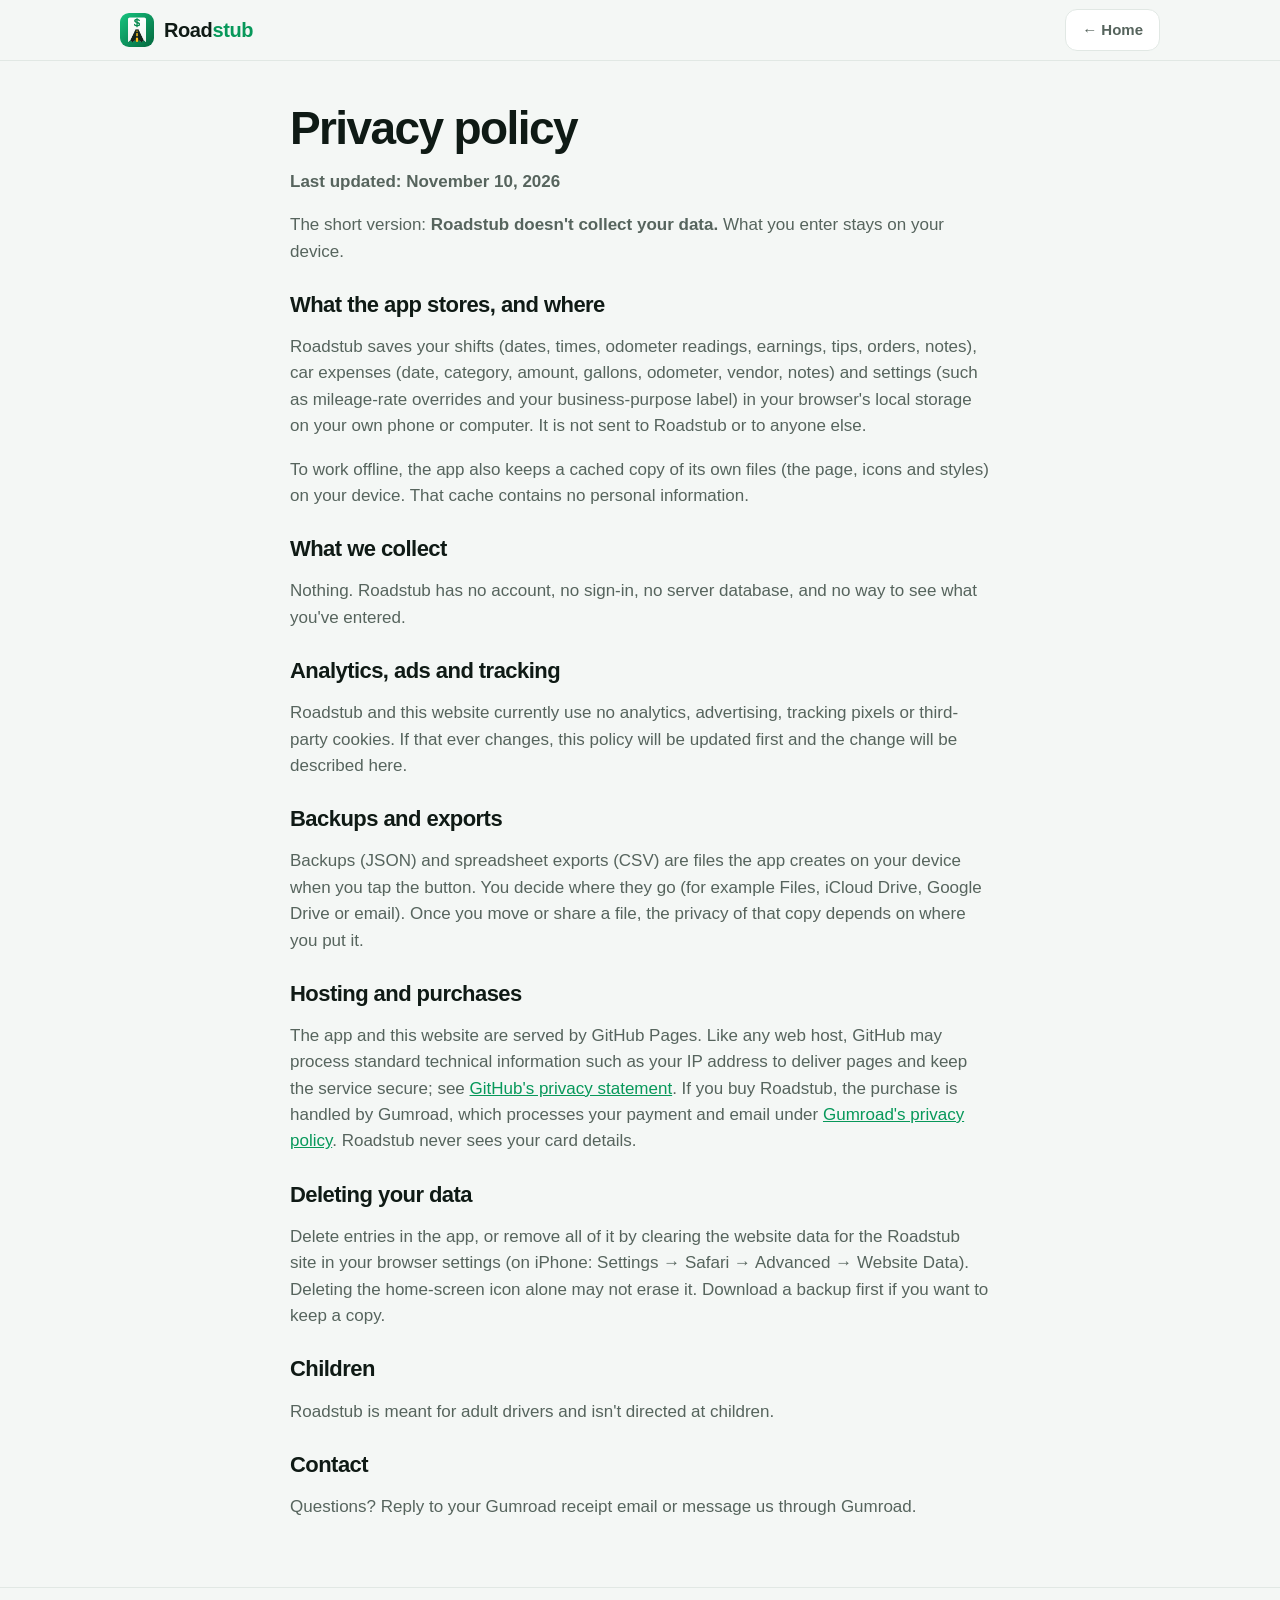
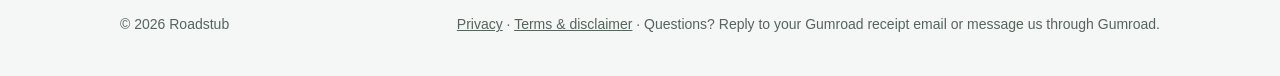
<file: privacy.html>
<!DOCTYPE html>
<html lang="en"><head><meta charset="utf-8"><meta name="viewport" content="width=device-width, initial-scale=1, viewport-fit=cover">
<title>Privacy policy — Roadstub</title><meta name="description" content="Roadstub stores your data only on your device. Nothing is collected."><meta name="theme-color" content="#07985a">
<link rel="icon" type="image/svg+xml" href="img/logo.svg"><link rel="icon" type="image/png" sizes="32x32" href="img/favicon-32.png"><link rel="apple-touch-icon" href="img/apple-touch-icon.png">
<meta property="og:title" content="Privacy policy — Roadstub"><meta property="og:description" content="Roadstub stores your data only on your device. Nothing is collected."><meta property="og:image" content="https://ogcheeto.github.io/roadstub/img/og.png">
<link rel="stylesheet" href="style.css"></head><body>
<nav class="top"><div class="wrap"><a class="brand" href="./"><img src="img/favicon-64.png" alt="" width="34" height="34"><span>Road<b>stub</b></span></a><div class="navlinks"><a class="btn sm" href="./">← Home</a></div></div></nav>
<main class="doc">
<h1>Privacy policy</h1>
<p><b>Last updated: November 10, 2026</b></p>
<p>The short version: <b>Roadstub doesn't collect your data.</b> What you enter stays on your device.</p>
<h2>What the app stores, and where</h2>
<p>Roadstub saves your shifts (dates, times, odometer readings, earnings, tips, orders, notes), car expenses (date, category, amount, gallons, odometer, vendor, notes) and settings (such as mileage-rate overrides and your business-purpose label) in your browser's local storage on your own phone or computer. It is not sent to Roadstub or to anyone else.</p>
<p>To work offline, the app also keeps a cached copy of its own files (the page, icons and styles) on your device. That cache contains no personal information.</p>
<h2>What we collect</h2>
<p>Nothing. Roadstub has no account, no sign-in, no server database, and no way to see what you've entered.</p>
<h2>Analytics, ads and tracking</h2>
<p>Roadstub and this website currently use no analytics, advertising, tracking pixels or third-party cookies. If that ever changes, this policy will be updated first and the change will be described here.</p>
<h2>Backups and exports</h2>
<p>Backups (JSON) and spreadsheet exports (CSV) are files the app creates on your device when you tap the button. You decide where they go (for example Files, iCloud Drive, Google Drive or email). Once you move or share a file, the privacy of that copy depends on where you put it.</p>
<h2>Hosting and purchases</h2>
<p>The app and this website are served by GitHub Pages. Like any web host, GitHub may process standard technical information such as your IP address to deliver pages and keep the service secure; see <a href="https://docs.github.com/en/site-policy/privacy-policies/github-general-privacy-statement">GitHub's privacy statement</a>. If you buy Roadstub, the purchase is handled by Gumroad, which processes your payment and email under <a href="https://gumroad.com/privacy">Gumroad's privacy policy</a>. Roadstub never sees your card details.</p>
<h2>Deleting your data</h2>
<p>Delete entries in the app, or remove all of it by clearing the website data for the Roadstub site in your browser settings (on iPhone: Settings → Safari → Advanced → Website Data). Deleting the home-screen icon alone may not erase it. Download a backup first if you want to keep a copy.</p>
<h2>Children</h2>
<p>Roadstub is meant for adult drivers and isn't directed at children.</p>
<h2>Contact</h2>
<p>Questions? Reply to your Gumroad receipt email or message us through Gumroad.</p>
</main><footer><div class="wrap"><div>© 2026 Roadstub</div><div><a href="privacy.html">Privacy</a> · <a href="terms.html">Terms &amp; disclaimer</a> · <span>Questions? Reply to your Gumroad receipt email or message us through Gumroad.</span></div></div></footer></body></html>
</file>
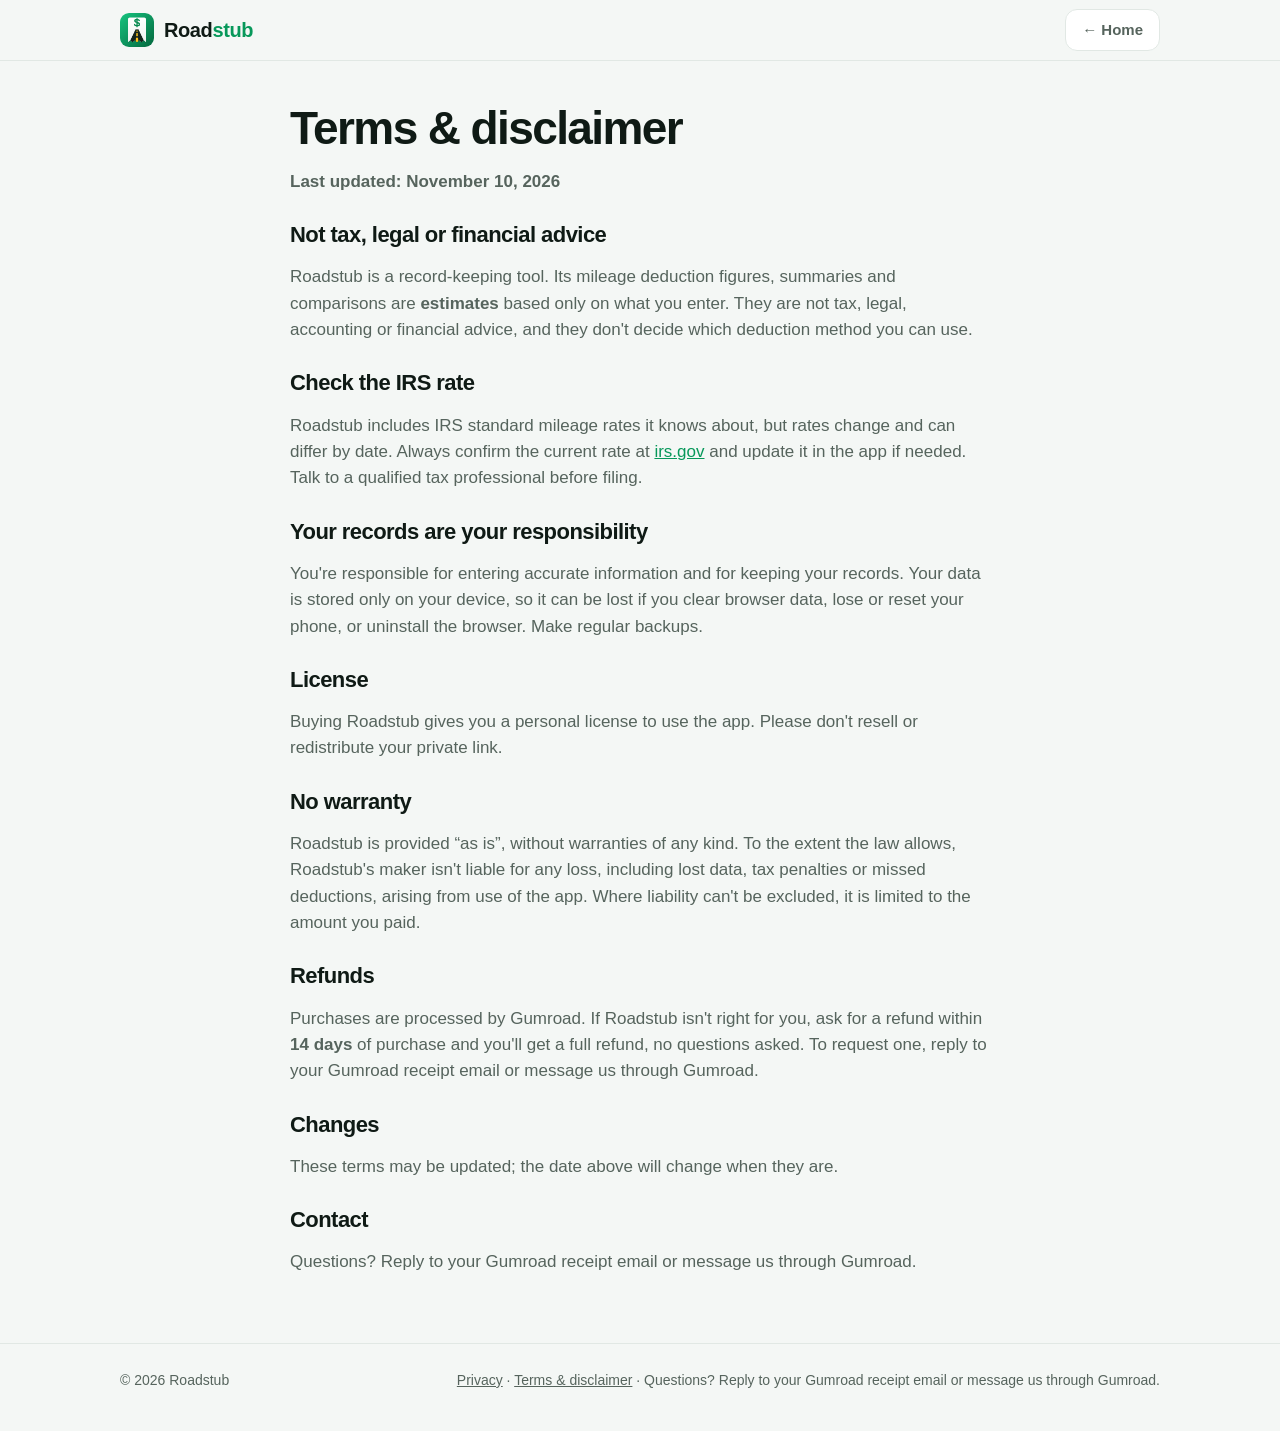
<file: terms.html>
<!DOCTYPE html>
<html lang="en"><head><meta charset="utf-8"><meta name="viewport" content="width=device-width, initial-scale=1, viewport-fit=cover">
<title>Terms & disclaimer — Roadstub</title><meta name="description" content="Roadstub terms of use and tax disclaimer."><meta name="theme-color" content="#07985a">
<link rel="icon" type="image/svg+xml" href="img/logo.svg"><link rel="icon" type="image/png" sizes="32x32" href="img/favicon-32.png"><link rel="apple-touch-icon" href="img/apple-touch-icon.png">
<meta property="og:title" content="Terms & disclaimer — Roadstub"><meta property="og:description" content="Roadstub terms of use and tax disclaimer."><meta property="og:image" content="https://ogcheeto.github.io/roadstub/img/og.png">
<link rel="stylesheet" href="style.css"></head><body>
<nav class="top"><div class="wrap"><a class="brand" href="./"><img src="img/favicon-64.png" alt="" width="34" height="34"><span>Road<b>stub</b></span></a><div class="navlinks"><a class="btn sm" href="./">← Home</a></div></div></nav>
<main class="doc">
<h1>Terms &amp; disclaimer</h1>
<p><b>Last updated: November 10, 2026</b></p>
<h2>Not tax, legal or financial advice</h2>
<p>Roadstub is a record-keeping tool. Its mileage deduction figures, summaries and comparisons are <b>estimates</b> based only on what you enter. They are not tax, legal, accounting or financial advice, and they don't decide which deduction method you can use.</p>
<h2>Check the IRS rate</h2>
<p>Roadstub includes IRS standard mileage rates it knows about, but rates change and can differ by date. Always confirm the current rate at <a href="https://www.irs.gov/tax-professionals/standard-mileage-rates">irs.gov</a> and update it in the app if needed. Talk to a qualified tax professional before filing.</p>
<h2>Your records are your responsibility</h2>
<p>You're responsible for entering accurate information and for keeping your records. Your data is stored only on your device, so it can be lost if you clear browser data, lose or reset your phone, or uninstall the browser. Make regular backups.</p>
<h2>License</h2>
<p>Buying Roadstub gives you a personal license to use the app. Please don't resell or redistribute your private link.</p>
<h2>No warranty</h2>
<p>Roadstub is provided “as is”, without warranties of any kind. To the extent the law allows, Roadstub's maker isn't liable for any loss, including lost data, tax penalties or missed deductions, arising from use of the app. Where liability can't be excluded, it is limited to the amount you paid.</p>
<h2>Refunds</h2>
<p>Purchases are processed by Gumroad. If Roadstub isn't right for you, ask for a refund within <b>14 days</b> of purchase and you'll get a full refund, no questions asked. To request one, reply to your Gumroad receipt email or message us through Gumroad.</p>
<h2>Changes</h2>
<p>These terms may be updated; the date above will change when they are.</p>
<h2>Contact</h2>
<p>Questions? Reply to your Gumroad receipt email or message us through Gumroad.</p>
</main><footer><div class="wrap"><div>© 2026 Roadstub</div><div><a href="privacy.html">Privacy</a> · <a href="terms.html">Terms &amp; disclaimer</a> · <span>Questions? Reply to your Gumroad receipt email or message us through Gumroad.</span></div></div></footer></body></html>
</file>
<file: style.css>
:root{--bg:#f4f7f5;--card:#fff;--text:#0f1a15;--muted:#56645d;--line:#e1e8e4;--accent:#07985a;--accent2:#04683e;--soft:#e3f5ec;--gold:#ffc21a;--road:#14231c;
--font:-apple-system,BlinkMacSystemFont,"SF Pro Text","Segoe UI",Roboto,Inter,Helvetica,Arial,sans-serif}
@media (prefers-color-scheme:dark){:root{--bg:#0b100e;--card:#141b18;--text:#eaf2ee;--muted:#9aaaa2;--line:#25312b;--soft:#12291f;--accent:#2fd68e;--accent2:#1fae72}}
*{box-sizing:border-box}html{scroll-behavior:smooth;-webkit-text-size-adjust:100%}
body{margin:0;background:var(--bg);color:var(--text);font:17px/1.55 var(--font);-webkit-font-smoothing:antialiased}
a{color:var(--accent)}img{max-width:100%;display:block}
.wrap{max-width:1080px;margin:0 auto;padding:0 20px}
nav.top{position:sticky;top:0;z-index:10;background:color-mix(in srgb,var(--bg) 85%,transparent);-webkit-backdrop-filter:blur(14px);backdrop-filter:blur(14px);border-bottom:1px solid var(--line)}
nav.top .wrap{display:flex;align-items:center;justify-content:space-between;height:60px;gap:12px}
.brand{display:flex;align-items:center;gap:10px;font-weight:800;font-size:20px;letter-spacing:-.02em;color:var(--text);text-decoration:none}
.brand img{width:34px;height:34px;border-radius:9px}.brand b{color:var(--accent)}
.navlinks{display:flex;gap:18px;align-items:center}.navlinks a{color:var(--muted);text-decoration:none;font-weight:600;font-size:15px}
.btn{display:inline-flex;align-items:center;justify-content:center;gap:8px;min-height:52px;padding:12px 24px;border-radius:16px;font-weight:750;font-size:17px;text-decoration:none;border:1.5px solid var(--line);color:var(--text);background:var(--card);transition:transform .12s}
.btn:active{transform:scale(.97)}
.btn.primary{background:linear-gradient(180deg,#0fb46c,var(--accent2));color:#fff;border-color:transparent;box-shadow:0 8px 22px rgba(7,152,90,.3)}
.btn.sm{min-height:40px;padding:8px 16px;font-size:15px;border-radius:12px}
.hero{padding:44px 0 30px;overflow:hidden}
.hero .wrap{display:grid;grid-template-columns:1.1fr .9fr;gap:40px;align-items:center}
.eyebrow{display:inline-block;background:var(--soft);color:var(--accent2);font-weight:750;font-size:13px;padding:6px 12px;border-radius:999px;letter-spacing:.02em}
@media (prefers-color-scheme:dark){.eyebrow{color:var(--accent)}}
h1{font-size:clamp(38px,8vw,64px);line-height:1.02;letter-spacing:-.035em;margin:14px 0 10px;font-weight:850}
h1 span{color:var(--accent)}
.lead{font-size:clamp(18px,2.4vw,21px);color:var(--muted);margin:0 0 22px;max-width:34em}
.ctas{display:flex;gap:12px;flex-wrap:wrap}
.fine{font-size:14px;color:var(--muted);margin-top:12px}
.phone{position:relative;justify-self:center;width:min(300px,78vw)}
.phone img{border-radius:34px;border:8px solid #111;box-shadow:0 30px 60px rgba(0,0,0,.22);background:#111}
.phone .p2{position:absolute;width:62%;right:-26%;bottom:-6%;transform:rotate(6deg);border-width:6px;border-radius:26px}
section{padding:46px 0}
h2{font-size:clamp(28px,5vw,40px);letter-spacing:-.025em;line-height:1.1;margin:0 0 8px;font-weight:820}
.sub{color:var(--muted);margin:0 0 26px;max-width:40em}
.grid{display:grid;grid-template-columns:repeat(3,1fr);gap:14px}
.card{background:var(--card);border:1px solid var(--line);border-radius:22px;padding:20px}
.card .ic{width:46px;height:46px;border-radius:14px;background:var(--soft);display:flex;align-items:center;justify-content:center;font-size:24px;margin-bottom:10px}
.card h3{margin:0 0 4px;font-size:18px;letter-spacing:-.01em}.card p{margin:0;color:var(--muted);font-size:15.5px}
.gallery{display:flex;gap:16px;overflow-x:auto;scroll-snap-type:x mandatory;padding:6px 20px 18px;margin:0 -20px;-webkit-overflow-scrolling:touch}
.gallery figure{flex:0 0 220px;margin:0;scroll-snap-align:center}
.gallery img{border-radius:24px;border:6px solid #111;background:#111;box-shadow:0 14px 30px rgba(0,0,0,.15)}
.gallery figcaption{text-align:center;font-size:14px;color:var(--muted);margin-top:8px;font-weight:600}
.steps{counter-reset:s;display:grid;grid-template-columns:repeat(3,1fr);gap:14px}
.step{position:relative;padding-top:58px}
.step:before{counter-increment:s;content:counter(s);position:absolute;top:18px;left:20px;width:32px;height:32px;border-radius:50%;background:var(--accent);color:#fff;font-weight:800;display:flex;align-items:center;justify-content:center}
.price{display:grid;grid-template-columns:1fr auto;gap:20px;align-items:center;background:linear-gradient(140deg,#0fb46c,#04683e);color:#fff;border-radius:28px;padding:30px}
.price h2{color:#fff}.price p{margin:0;opacity:.92}
.price .amt{font-size:56px;font-weight:850;letter-spacing:-.03em;line-height:1}.price .amt small{font-size:17px;font-weight:600;opacity:.85}
.price .btn{background:#fff;color:#04683e;border-color:transparent;margin-top:12px}
.price ul{margin:12px 0 0;padding-left:20px}
details{background:var(--card);border:1px solid var(--line);border-radius:18px;padding:4px 18px;margin-bottom:10px}
summary{cursor:pointer;font-weight:700;padding:14px 0;list-style:none;display:flex;justify-content:space-between;gap:12px}
summary::-webkit-details-marker{display:none}summary:after{content:"+";color:var(--accent);font-size:22px;line-height:1}
details[open] summary:after{content:"–"}details p{margin:0 0 14px;color:var(--muted)}
footer{border-top:1px solid var(--line);padding:26px 0 40px;color:var(--muted);font-size:14px}
footer .wrap{display:flex;justify-content:space-between;gap:16px;flex-wrap:wrap}footer a{color:var(--muted)}
.doc{max-width:740px;padding:30px 20px 50px;margin:0 auto}.doc h1{font-size:clamp(32px,6vw,46px)}.doc h2{font-size:22px;margin-top:28px}.doc p,.doc li{color:var(--muted)}
.todo{background:#fff4dc;color:#7a4b00;border-radius:8px;padding:2px 6px;font-size:.9em}
@media (max-width:820px){
 .hero .wrap{grid-template-columns:1fr;gap:34px}.hero{padding-top:28px}
 .phone .p2{right:-18%}
 .grid,.steps{grid-template-columns:1fr 1fr}
 .price{grid-template-columns:1fr;padding:24px}
}
@media (max-width:560px){
 .navlinks a:not(.btn){display:none}
 .grid,.steps{grid-template-columns:1fr}
 .grid{gap:10px}.card{padding:16px}.card.step{padding-top:58px}
 .ctas .btn{flex:1 1 100%}
 .phone{width:min(250px,64vw);margin-right:18%}
}

.price .btn.soon{background:rgba(255,255,255,.16);color:#fff;border:1.5px dashed rgba(255,255,255,.7);box-shadow:none;cursor:default}
</file>
